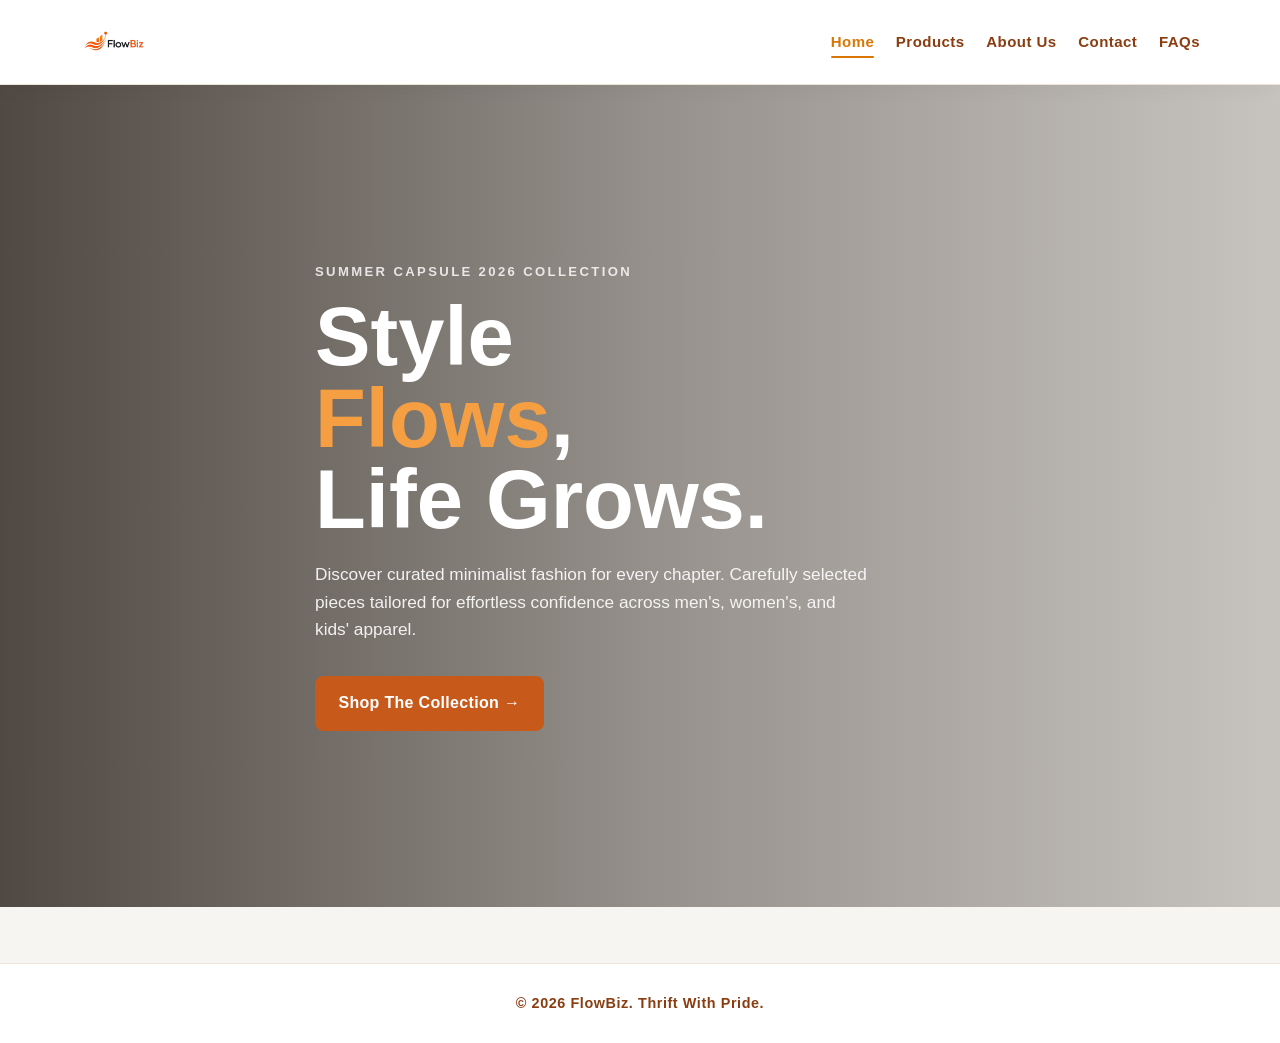
<file: docs/index.html>
<!doctype html>
<html lang="en">
  <head>
    <meta charset="UTF-8" />
    <meta name="viewport" content="width=device-width, initial-scale=1.0" />
    <title>FlowBiz - Home</title>
    <link rel="stylesheet" href="shared.css" />
    <link rel="stylesheet" href="style.css" />
  </head>
  <body>
    <header class="header">
      <div class="container">
        <a href="./index.html" class="logo" aria-label="FlowBiz home">
          <img src="logo.png" alt="FlowBiz Logo" />
        </a>

        <button
          class="menu-toggle"
          type="button"
          aria-label="Open navigation menu"
          aria-expanded="false"
        >
          <span></span>
          <span></span>
          <span></span>
        </button>

        <div class="nav-overlay"></div>

        <nav class="nav" id="navMenu">
          <ul>
            <li><a href="./index.html" class="active">Home</a></li>
            <li><a href="./product/product.html">Products</a></li>
            <li><a href="./about/about.html">About Us</a></li>
            <li><a href="./contact/contact.html">Contact</a></li>
            <li><a href="./faq/faq.html">FAQs</a></li>
          </ul>
        </nav>
      </div>
    </header>

    <main>
      <section class="hero-section">
        <div
          class="hero-bg"
          style="
            background-image: url(&quot;https://images.unsplash.com/photo-1521335629791-ce4aec67dd15?w=600&auto=format&fit=crop&q=60&ixlib=rb-4.1.0&ixid=M3wxMjA3fDB8MHxzZWFyY2h8NHx8dGhyaWZ0JTIwc3RvcmV8ZW58MHx8MHx8fDA%3D&quot;);
          "
        ></div>

        <div class="hero-content container">
          <p class="tagline">SUMMER CAPSULE 2026 COLLECTION</p>

          <h1>
            Style <span class="highlight">Flows</span>,
            <br />
            Life Grows.
          </h1>

          <p class="description">
            Discover curated minimalist fashion for every chapter. Carefully
            selected pieces tailored for effortless confidence across men's,
            women's, and kids' apparel.
          </p>

          <div class="hero-buttons">
            <a href="./product/product.html" class="btn primary-btn">Shop The Collection &rarr;</a>
          </div>
        </div>
      </section>
    </main>

    <footer class="site-footer">
      <div class="container">
        <p>&copy; 2026 FlowBiz. Thrift With Pride.</p>
      </div>
    </footer>

    <script src="site.js"></script>
  </body>
</html>
</file>
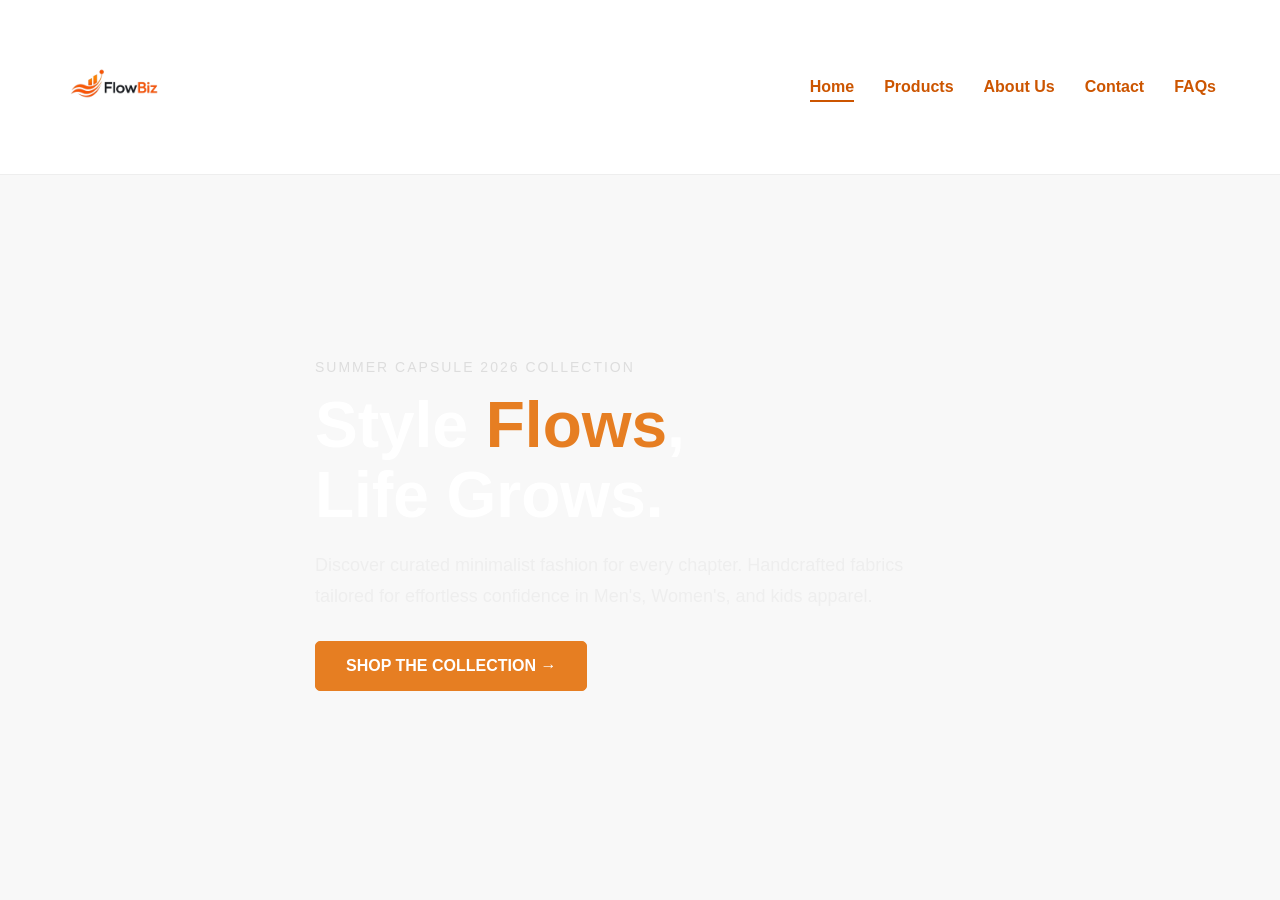
<file: home/index.html>
<!doctype html>
<html lang="en">
  <head>
    <meta charset="UTF-8" />
    <meta name="viewport" content="width=device-width, initial-scale=1.0" />
    <title>FlowBiz - Home</title>
    <link rel="stylesheet" href="style.css" />
  </head>
  <body>
    <header class="header">
      <div class="container">
        <div class="logo">
          <img src="logo.png" alt="FlowBiz Logo" />
        </div>

        <nav class="nav">
          <ul>
            <li><a href="/home/index.html" class="active">Home</a></li>
            <li><a href="/product/products.html">Products</a></li>
            <li><a href="/about-us/about.html">About Us</a></li>
            <li><a href="/contact/contact.html">Contact</a></li>
            <li><a href="/faq/faq.html">FAQs</a></li>
          </ul>
        </nav>
      </div>
    </header>

    <main>
      <section class="hero-section">
        <div
          class="hero-bg"
          style="
            background-image: url(&quot;https://images.unsplash.com/photo-1521335629791-ce4aec67dd15?w=600&auto=format&fit=crop&q=60&ixlib=rb-4.1.0&ixid=M3wxMjA3fDB8MHxzZWFyY2h8NHx8dGhyaWZ0JTIwc3RvcmV8ZW58MHx8MHx8fDA%3D&quot;);
          "
        ></div>

        <div class="hero-content container">
          <p class="tagline">SUMMER CAPSULE 2026 COLLECTION</p>

          <h1>
            Style <span class="highlight">Flows</span>,
            <br />
            Life Grows.
          </h1>

          <p class="description">
            Discover curated minimalist fashion for every chapter. Handcrafted
            fabrics tailored for effortless confidence in Men's, Women's, and
            kids apparel.
          </p>

          <div class="hero-buttons">
            <a href="#" class="btn primary-btn">SHOP THE COLLECTION →</a>
          </div>
        </div>
      </section>
    </main>
  </body>
</html>
</file>
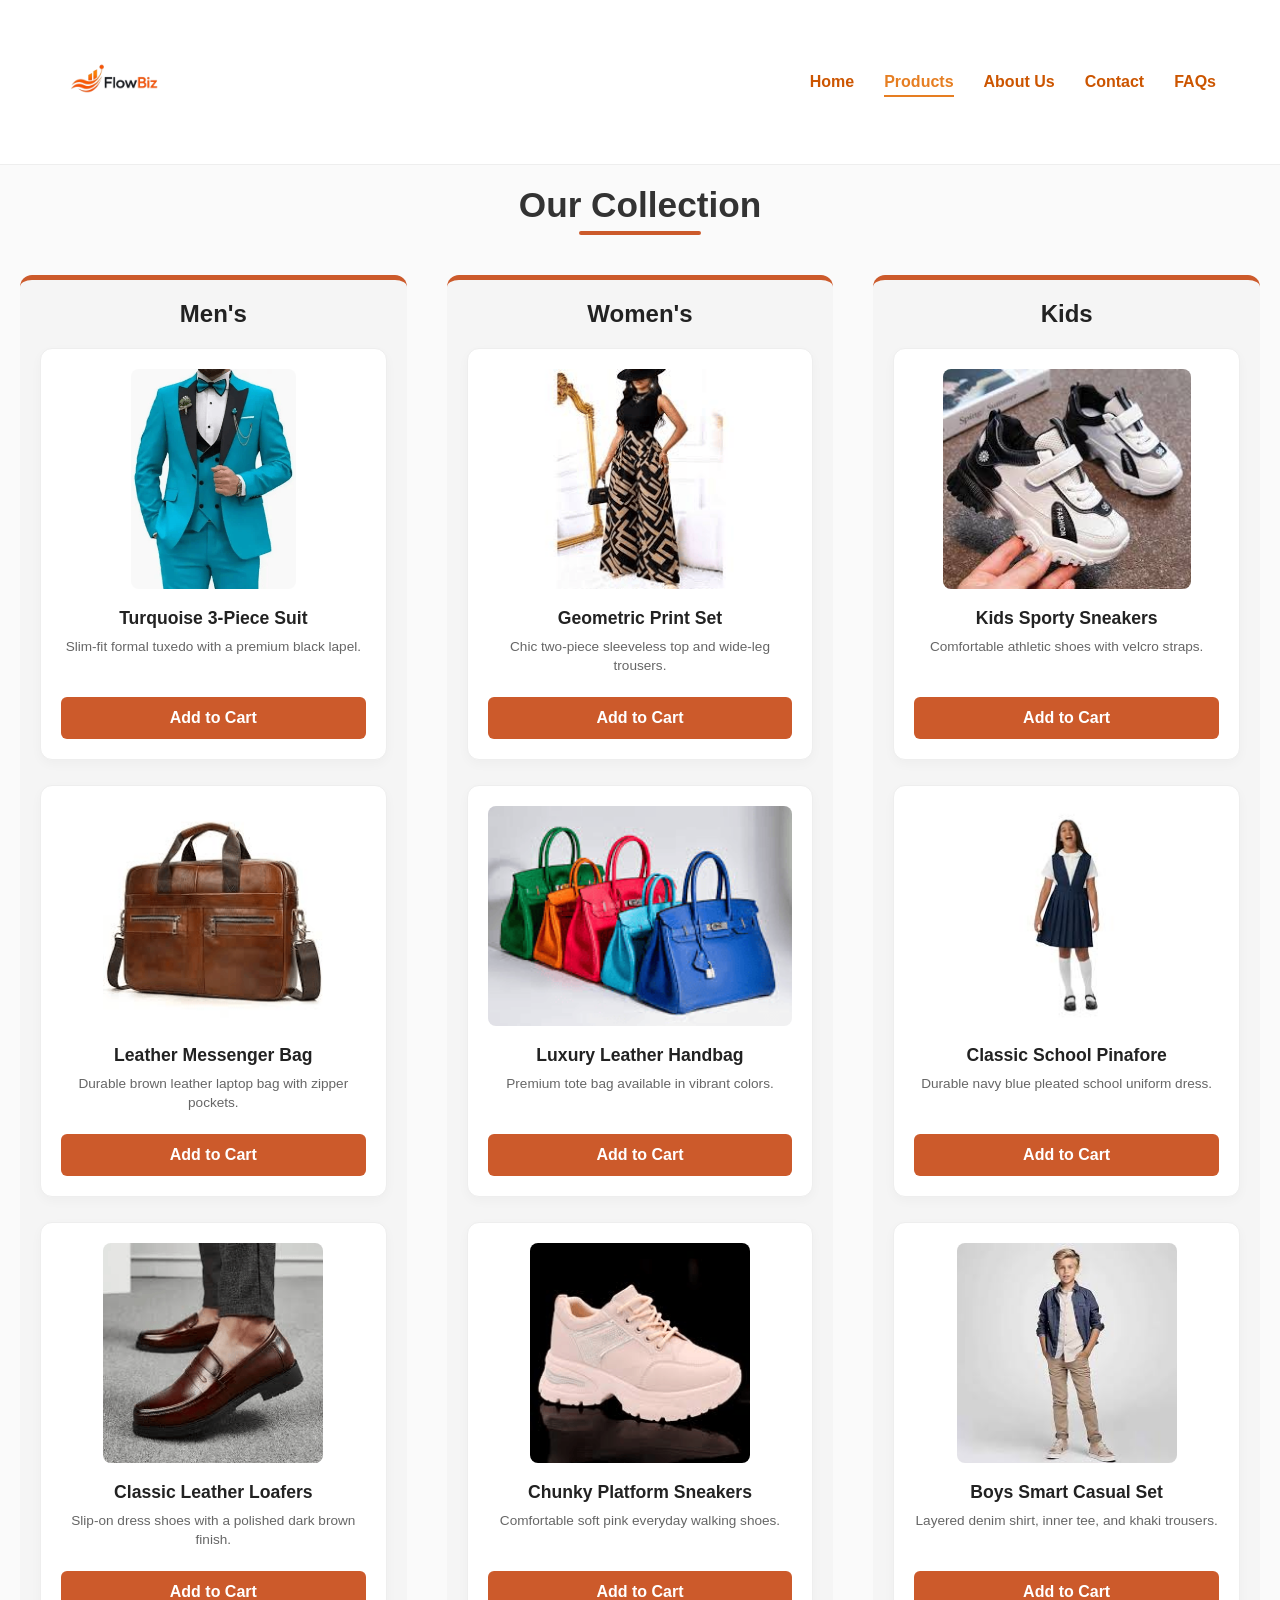
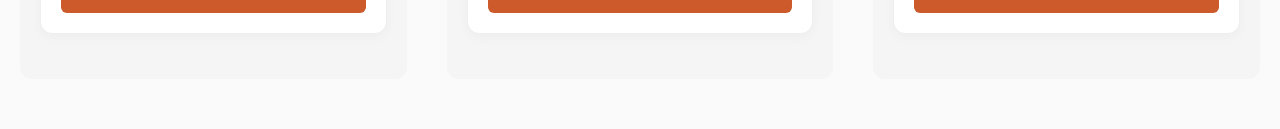
<file: product.html>
<!DOCTYPE html>
<html lang="en">
<head>
    <meta charset="UTF-8">
    <meta name="viewport" content="width=device-width, initial-scale=1.0">
    <title>Our Products | FlowBiz</title>
    <link rel="stylesheet" href="/product/product.css">
</head>
<body>

    
    <header class="header">
        <div class="container">
            <div class="logo">
                <img src="img/logo.png" alt="">
            </div>
            <nav class="nav">
                <ul>
                    <li><a href="/home/index.html">Home</a></li>
                    <li><a href="/product/product.html"  class="active">Products</a></li>
                    <li><a href="about.html">About Us</a></li>
                    <li><a href="contact.html">Contact</a></li>
                    <li><a href="faqs.html">FAQs</a></li>
                </ul>
            </nav>
        </div>
    </header>

    <div class="page-title">
        <h1>Our Collection</h1>
    </div>

    <main class="category-columns">

        <!-- MEN'S COLUMN -->
        <section class="column">
            <div class="column-header">Men's</div>
            <div class="product-card">
                <img src="./img/MensSuits.png" alt="Suit">
                <h2>Turquoise 3-Piece Suit</h2>
                <p class="description">Slim-fit formal tuxedo with a premium black lapel.</p>
                <button class="buy-btn">Add to Cart</button>
            </div>
            <div class="product-card">
                <img src="./img/Briefcasa.png" alt="Bag">
                <h2>Leather Messenger Bag</h2>
                <p class="description">Durable brown leather laptop bag with zipper pockets.</p>
                <button class="buy-btn">Add to Cart</button>
            </div>
            <div class="product-card">
                <img src="./img/MensShoes.png" alt="Shoes">
                <h2>Classic Leather Loafers</h2>
                <p class="description">Slip-on dress shoes with a polished dark brown finish.</p>
                <button class="buy-btn">Add to Cart</button>
            </div>
        </section>

        <!-- WOMEN'S COLUMN -->
        <section class="column">
            <div class="column-header">Women's</div>
            <div class="product-card">
                <img src="./img/Womens.png" alt="Set">
                <h2>Geometric Print Set</h2>
                <p class="description">Chic two-piece sleeveless top and wide-leg trousers.</p>
                <button class="buy-btn">Add to Cart</button>
            </div>
            <div class="product-card">
                <img src="./img/Handbags.png" alt="Bags">
                <h2>Luxury Leather Handbag</h2>
                <p class="description">Premium tote bag available in vibrant colors.</p>
                <button class="buy-btn">Add to Cart</button>
            </div>
            <div class="product-card">
                <img src="./img/WomensShoes.png" alt="Sneakers">
                <h2>Chunky Platform Sneakers</h2>
                <p class="description">Comfortable soft pink everyday walking shoes.</p>
                <button class="buy-btn">Add to Cart</button>
            </div>
        </section>

        <!-- KIDS' COLUMN -->
        <section class="column">
            <div class="column-header">Kids</div>
            <div class="product-card">
                <img src="./img/kidsshoes.jpg" alt="Sneakers">
                <h2>Kids Sporty Sneakers</h2>
                <p class="description">Comfortable athletic shoes with velcro straps.</p>
                <button class="buy-btn">Add to Cart</button>
            </div>
            <div class="product-card">
                <img src="./img/girls.jpg" alt="Dress">
                <h2>Classic School Pinafore</h2>
                <p class="description">Durable navy blue pleated school uniform dress.</p>
                <button class="buy-btn">Add to Cart</button>
            </div>
            <div class="product-card">
                <img src="./img/Boys.jpg" alt="Outfit">
                <h2>Boys Smart Casual Set</h2>
                <p class="description">Layered denim shirt, inner tee, and khaki trousers.</p>
                <button class="buy-btn">Add to Cart</button>
            </div>
        </section>

    </main>

</body>
</html>
</file>
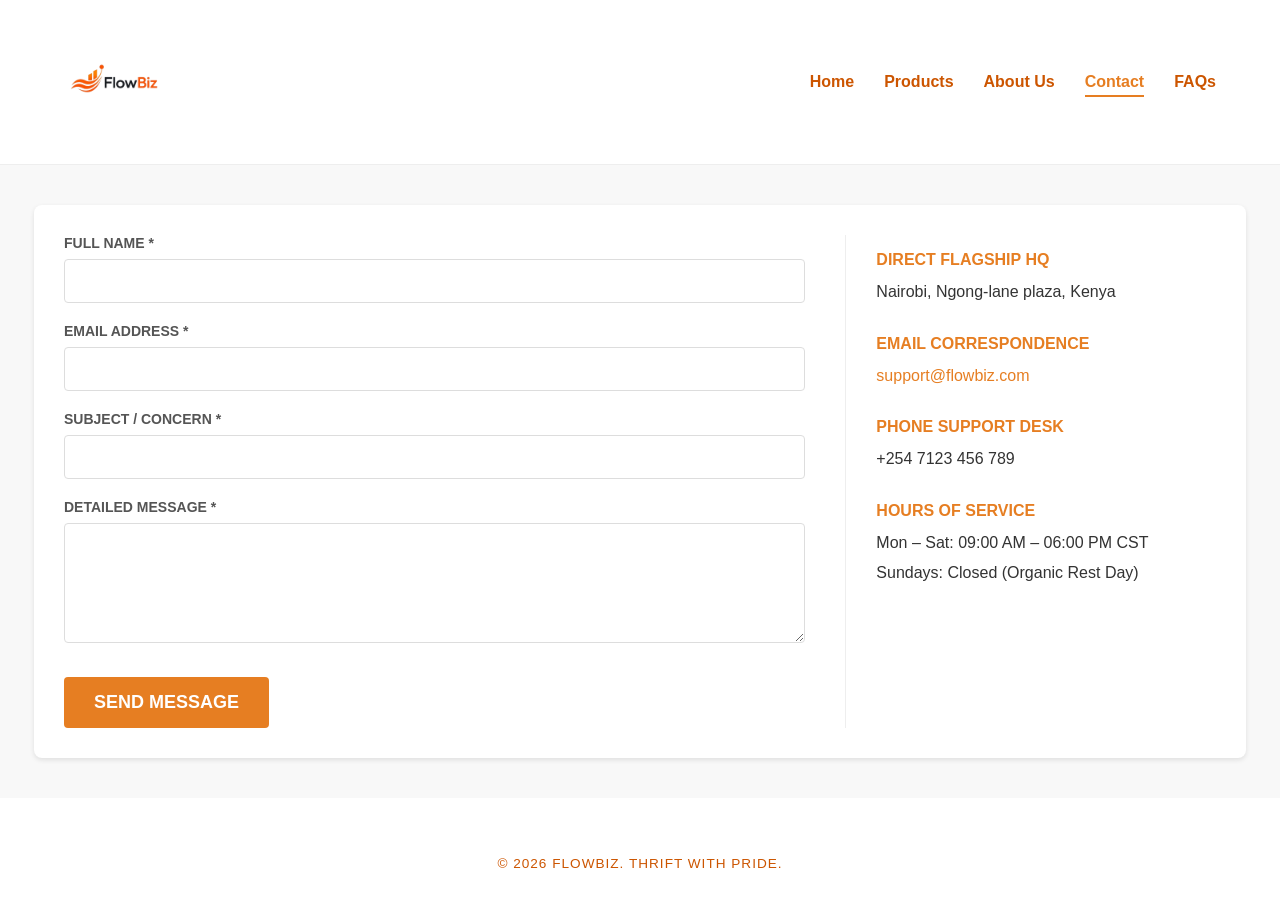
<file: contact/contact.html>
<!DOCTYPE html>
<html lang="en">
<head>
    <meta charset="UTF-8">
    <meta name="viewport" content="width=device-width, initial-scale=1.0">
    <title>FlowBiz Contact</title>
    <link rel="stylesheet" href="/contact/contact.css">
</head>
<body>
    <header class="header">
        <div class="container">
            <div class="logo">
                <img src="img/logo.png" alt="">
            </div>
            <nav class="nav">
                <ul>
                    <li><a href="/home/index.html">Home</a></li>
                    <li><a href="/product/products.html">Products</a></li>
                    <li><a href="/about/about.html">About Us</a></li>
                    <li><a href="/contact/contact.html" class="active">Contact</a></li>
                    <li><a href="/faq/faq.html">FAQs</a></li>
                </ul>
            </nav>
        </div>
    </header>

    <main class="main-content">
        <div class="container contact-grid">
            <div class="contact-form-section">
                <form class="contact-form">
                    <div class="form-group">
                        <label for="fullName">FULL NAME *</label>
                        <input type="text" id="fullName">
                    </div>
                    <div class="form-group">
                        <label for="emailAddress">EMAIL ADDRESS *</label>
                        <input type="email" id="emailAddress">
                    </div>
                    <div class="form-group">
                        <label for="subject">SUBJECT / CONCERN *</label>
                        <input type="text" id="subject">
                    </div>
                    <div class="form-group">
                        <label for="message">DETAILED MESSAGE *</label>
                        <textarea id="message"></textarea>
                    </div>
                    <button type="submit" class="send-message-btn">SEND MESSAGE</button>
                </form>
            </div>

            <div class="contact-info-section">
                <div class="info-card">
                    <h3>DIRECT FLAGSHIP HQ</h3>
                    
                    <p>Nairobi, Ngong-lane plaza, Kenya</p>
                </div>
                <div class="info-card">
                    <h3>EMAIL CORRESPONDENCE</h3>
                    <p><a href="mailto:support@flowbiz.com">support@flowbiz.com</a></p>
                </div>
                <div class="info-card">
                    <h3>PHONE SUPPORT DESK</h3>
                    <p>+254 7123 456 789</p>
                </div>
                <div class="info-card">
                    <h3>HOURS OF SERVICE</h3>
                    <p>Mon – Sat: 09:00 AM – 06:00 PM CST</p>
                    <p>Sundays: Closed (Organic Rest Day)</p>
                </div>
            </div>
        </div>
        </div>
    </main>
    <footer>
        <div class="container">
            <p>&copy; 2026 FlowBiz. Thrift with Pride.</p>
        </div>
    </footer>
</body>
</html>
</file>
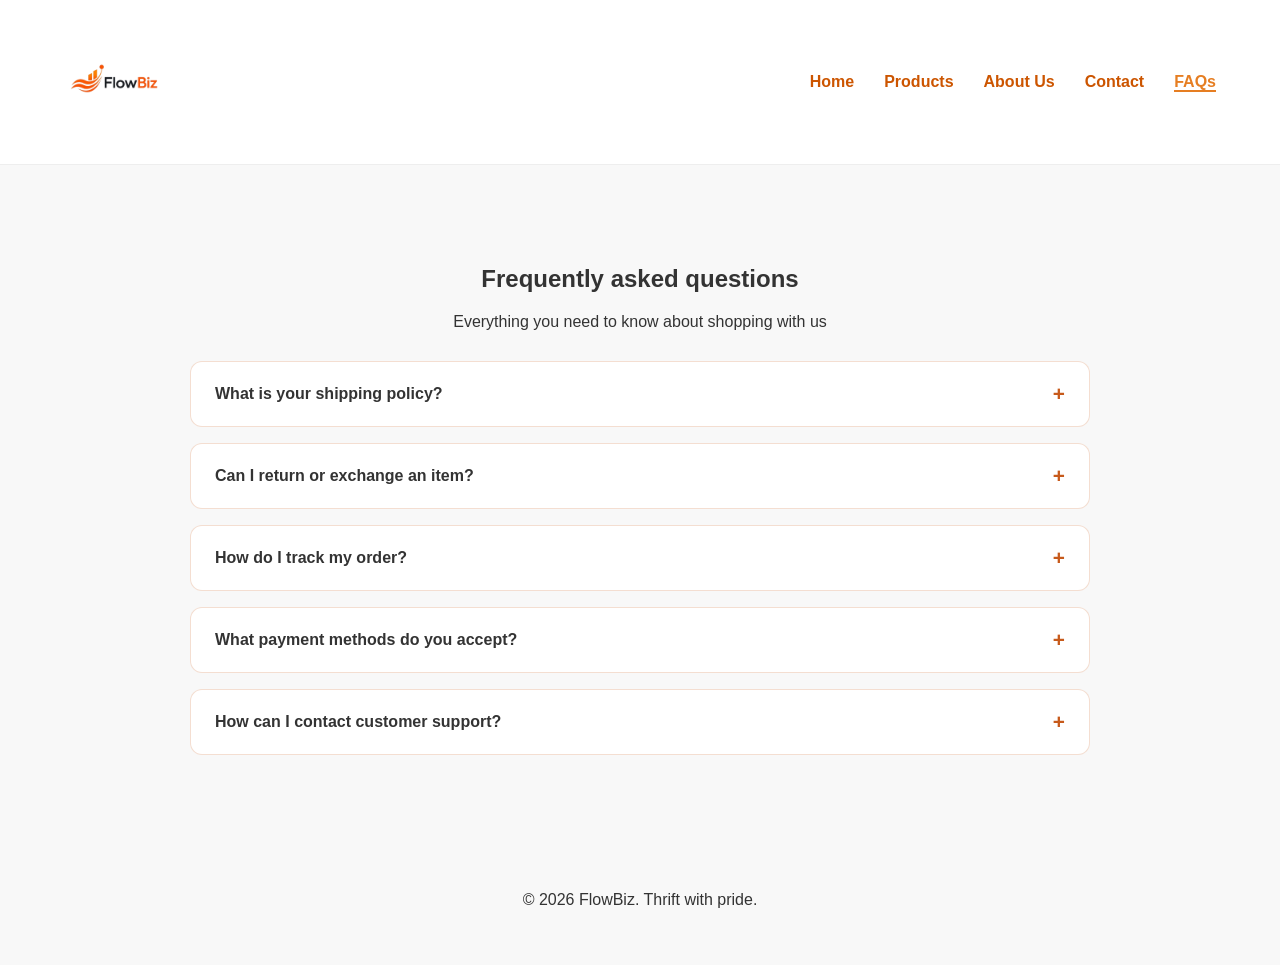
<file: faq/faq.html>
<!DOCTYPE html>
<html lang="en">
<head>
    <meta charset="UTF-8">
    <meta name="viewport" content="width=device-width, initial-scale=1.0">
    <title>Frequently Asked Questions</title>
    <!-- Ensure the path below is correct for your file structure -->
    <link rel="stylesheet" href="/faq/faq.css">
</head>
<body>
    <header class="header">
        <div class="container">
            <div class="logo">
                <img src="logo.png" alt="Logo">
            </div>
            <nav class="nav">
                <ul>
                    <li><a href="/home/index.html">Home</a></li>
                    <li><a href="/product/products.html">Products</a></li>
                    <li><a href="/about_us/about.html">About Us</a></li>
                    <li><a href="/contact/contact.html">Contact</a></li>
                    <li><a href="/faq/faq.html" class="active">FAQs</a></li>
                </ul>
            </nav>
        </div>
    </header>

    <section class="faq">
        <div class="text">
            <h1>Frequently asked questions</h1>
            <p>Everything you need to know about shopping with us</p>
        </div>
            
        <div class="faq-container">
            <!-- Using <details> for No-JS functionality -->
            <details class="faq-item">
                <summary class="faq-question">
                    What is your shipping policy?
                    <span class="plus">+</span>
                </summary>
                <div class="faq-answer">
                    <p>
                        We offer worldwide shipping. Orders are processed within
                        1 to 2 business days and delivery times vary by destination.
                    </p>
                </div>
            </details>

            <details class="faq-item">
                <summary class="faq-question">
                    Can I return or exchange an item?
                    <span class="plus">+</span>
                </summary>
                <div class="faq-answer">
                    <p>
                        Yes. Returns and exchanges are accepted within 30 days of
                        delivery, provided the item is unworn and in its original condition.
                    </p>
                </div>
            </details>

            <details class="faq-item">
                <summary class="faq-question">
                    How do I track my order?
                    <span class="plus">+</span>
                </summary>
                <div class="faq-answer">
                    <p>
                        Once your order ships, you'll receive an email containing
                        a tracking number and shipping updates.
                    </p>
                </div>
            </details>

            <details class="faq-item">
                <summary class="faq-question">
                    What payment methods do you accept?
                    <span class="plus">+</span>
                </summary>
                <div class="faq-answer">
                    <p>
                        We accept Mpesa, Paypal.
                    </p>
                </div>
            </details>

            <details class="faq-item">
                <summary class="faq-question">
                    How can I contact customer support?
                    <span class="plus">+</span>
                </summary>
                <div class="faq-answer">
                    <p>
                        You can reach our support team via email, Phone, Whatsapp
                        or the contact form available on our website.
                    </p>
                </div>
            </details>
        </div>
    </section>

    <footer>
        <p>&copy; 2026 FlowBiz. Thrift with pride.</p>
    </footer>
</body>
</html>
</file>
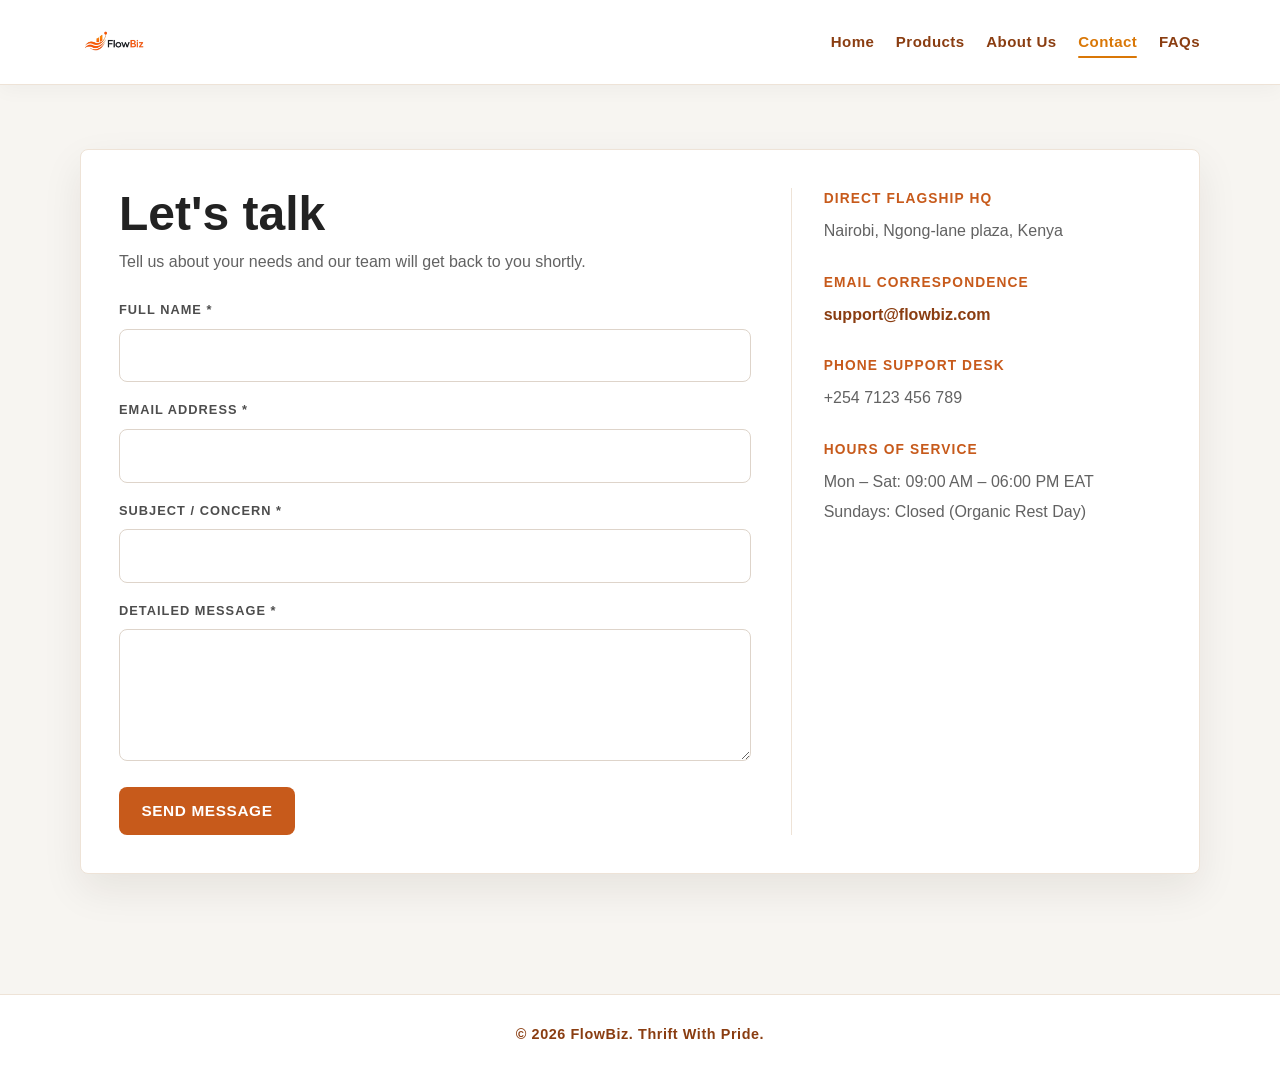
<file: docs/contact/contact.html>
<!DOCTYPE html>
<html lang="en">
<head>
    <meta charset="UTF-8">
    <meta name="viewport" content="width=device-width, initial-scale=1.0">
    <title>FlowBiz Contact</title>
    <link rel="stylesheet" href="../shared.css">
    <link rel="stylesheet" href="contact.css">
</head>
<body>
    <header class="header">
        <div class="container">
            <a href="../index.html" class="logo" aria-label="FlowBiz home">
                <img src="../logo.png" alt="FlowBiz Logo">
            </a>

            <button class="menu-toggle" type="button" aria-label="Open navigation menu" aria-expanded="false">
                <span></span>
                <span></span>
                <span></span>
            </button>

            <div class="nav-overlay"></div>

            <nav class="nav" id="navMenu">
                <ul>
                    <li><a href="../index.html">Home</a></li>
                    <li><a href="../product/product.html">Products</a></li>
                    <li><a href="../about/about.html">About Us</a></li>
                    <li><a href="./contact.html" class="active">Contact</a></li>
                    <li><a href="../faq/faq.html">FAQs</a></li>
                </ul>
            </nav>
        </div>
    </header>

    <main class="main-content">
        <div class="container contact-grid">
            <div class="contact-form-section">
                <h2>Let's talk</h2>
                <p class="contact-intro">Tell us about your needs and our team will get back to you shortly.</p>
                <form class="contact-form">
                    <div class="form-group">
                        <label for="fullName">FULL NAME *</label>
                        <input type="text" id="fullName">
                    </div>
                    <div class="form-group">
                        <label for="emailAddress">EMAIL ADDRESS *</label>
                        <input type="email" id="emailAddress">
                    </div>
                    <div class="form-group">
                        <label for="subject">SUBJECT / CONCERN *</label>
                        <input type="text" id="subject">
                    </div>
                    <div class="form-group">
                        <label for="message">DETAILED MESSAGE *</label>
                        <textarea id="message"></textarea>
                    </div>
                    <button type="submit" class="send-message-btn">SEND MESSAGE</button>
                </form>
            </div>

            <div class="contact-info-section">
                <div class="info-card">
                    <h3>DIRECT FLAGSHIP HQ</h3>
                    <p>Nairobi, Ngong-lane plaza, Kenya</p>
                </div>
                <div class="info-card">
                    <h3>EMAIL CORRESPONDENCE</h3>
                    <p><a href="mailto:support@flowbiz.com">support@flowbiz.com</a></p>
                </div>
                <div class="info-card">
                    <h3>PHONE SUPPORT DESK</h3>
                    <p>+254 7123 456 789</p>
                </div>
                <div class="info-card">
                    <h3>HOURS OF SERVICE</h3>
                    <p>Mon &ndash; Sat: 09:00 AM &ndash; 06:00 PM EAT</p>
                    <p>Sundays: Closed (Organic Rest Day)</p>
                </div>
            </div>
        </div>
    </main>
    <footer class="site-footer">
        <div class="container">
            <p>&copy; 2026 FlowBiz. Thrift With Pride.</p>
        </div>
    </footer>
    <script src="../site.js"></script>
</body>
</html>
</file>
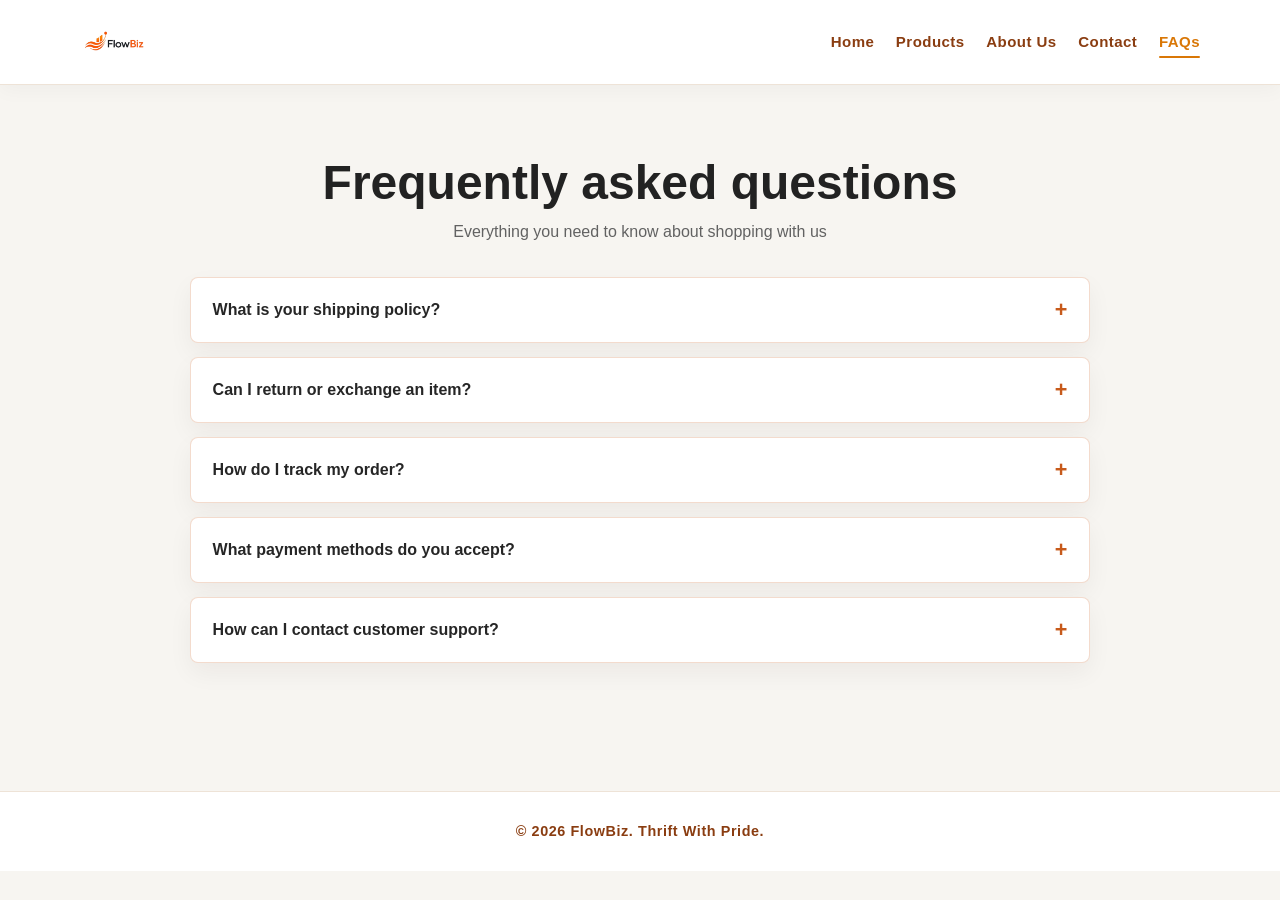
<file: docs/faq/faq.html>
<!DOCTYPE html>
<html lang="en">
<head>
    <meta charset="UTF-8">
    <meta name="viewport" content="width=device-width, initial-scale=1.0">
    <title>Frequently Asked Questions | FlowBiz</title>
    <link rel="stylesheet" href="../shared.css">
    <link rel="stylesheet" href="faq.css">
</head>
<body>
    <header class="header">
        <div class="container">
            <a href="../index.html" class="logo" aria-label="FlowBiz home">
                <img src="../logo.png" alt="FlowBiz Logo">
            </a>

            <button class="menu-toggle" type="button" aria-label="Open navigation menu" aria-expanded="false">
                <span></span>
                <span></span>
                <span></span>
            </button>

            <div class="nav-overlay"></div>

            <nav class="nav" id="navMenu">
                <ul>
                    <li><a href="../index.html">Home</a></li>
                    <li><a href="../product/product.html">Products</a></li>
                    <li><a href="../about/about.html">About Us</a></li>
                    <li><a href="../contact/contact.html">Contact</a></li>
                    <li><a href="./faq.html" class="active">FAQs</a></li>
                </ul>
            </nav>
        </div>
    </header>

    <section class="faq">
        <div class="text">
            <h1>Frequently asked questions</h1>
            <p>Everything you need to know about shopping with us</p>
        </div>
            
        <div class="faq-container">
            <!-- Using <details> for No-JS functionality -->
            <details class="faq-item">
                <summary class="faq-question">
                    What is your shipping policy?
                    <span class="plus">+</span>
                </summary>
                <div class="faq-answer">
                    <p>
                        We offer worldwide shipping. Orders are processed within
                        1 to 2 business days and delivery times vary by destination.
                    </p>
                </div>
            </details>

            <details class="faq-item">
                <summary class="faq-question">
                    Can I return or exchange an item?
                    <span class="plus">+</span>
                </summary>
                <div class="faq-answer">
                    <p>
                        Yes. Returns and exchanges are accepted within 30 days of
                        delivery, provided the item is unworn and in its original condition.
                    </p>
                </div>
            </details>

            <details class="faq-item">
                <summary class="faq-question">
                    How do I track my order?
                    <span class="plus">+</span>
                </summary>
                <div class="faq-answer">
                    <p>
                        Once your order ships, you'll receive an email containing
                        a tracking number and shipping updates.
                    </p>
                </div>
            </details>

            <details class="faq-item">
                <summary class="faq-question">
                    What payment methods do you accept?
                    <span class="plus">+</span>
                </summary>
                <div class="faq-answer">
                    <p>
                        We accept Mpesa, Paypal.
                    </p>
                </div>
            </details>

            <details class="faq-item">
                <summary class="faq-question">
                    How can I contact customer support?
                    <span class="plus">+</span>
                </summary>
                <div class="faq-answer">
                    <p>
                        You can reach our support team via email, Phone, Whatsapp
                        or the contact form available on our website.
                    </p>
                </div>
            </details>
        </div>
    </section>

    <footer class="site-footer">
        <div class="container">
            <p>&copy; 2026 FlowBiz. Thrift With Pride.</p>
        </div>
    </footer>
    <script src="../site.js"></script>
</body>
</html>
</file>
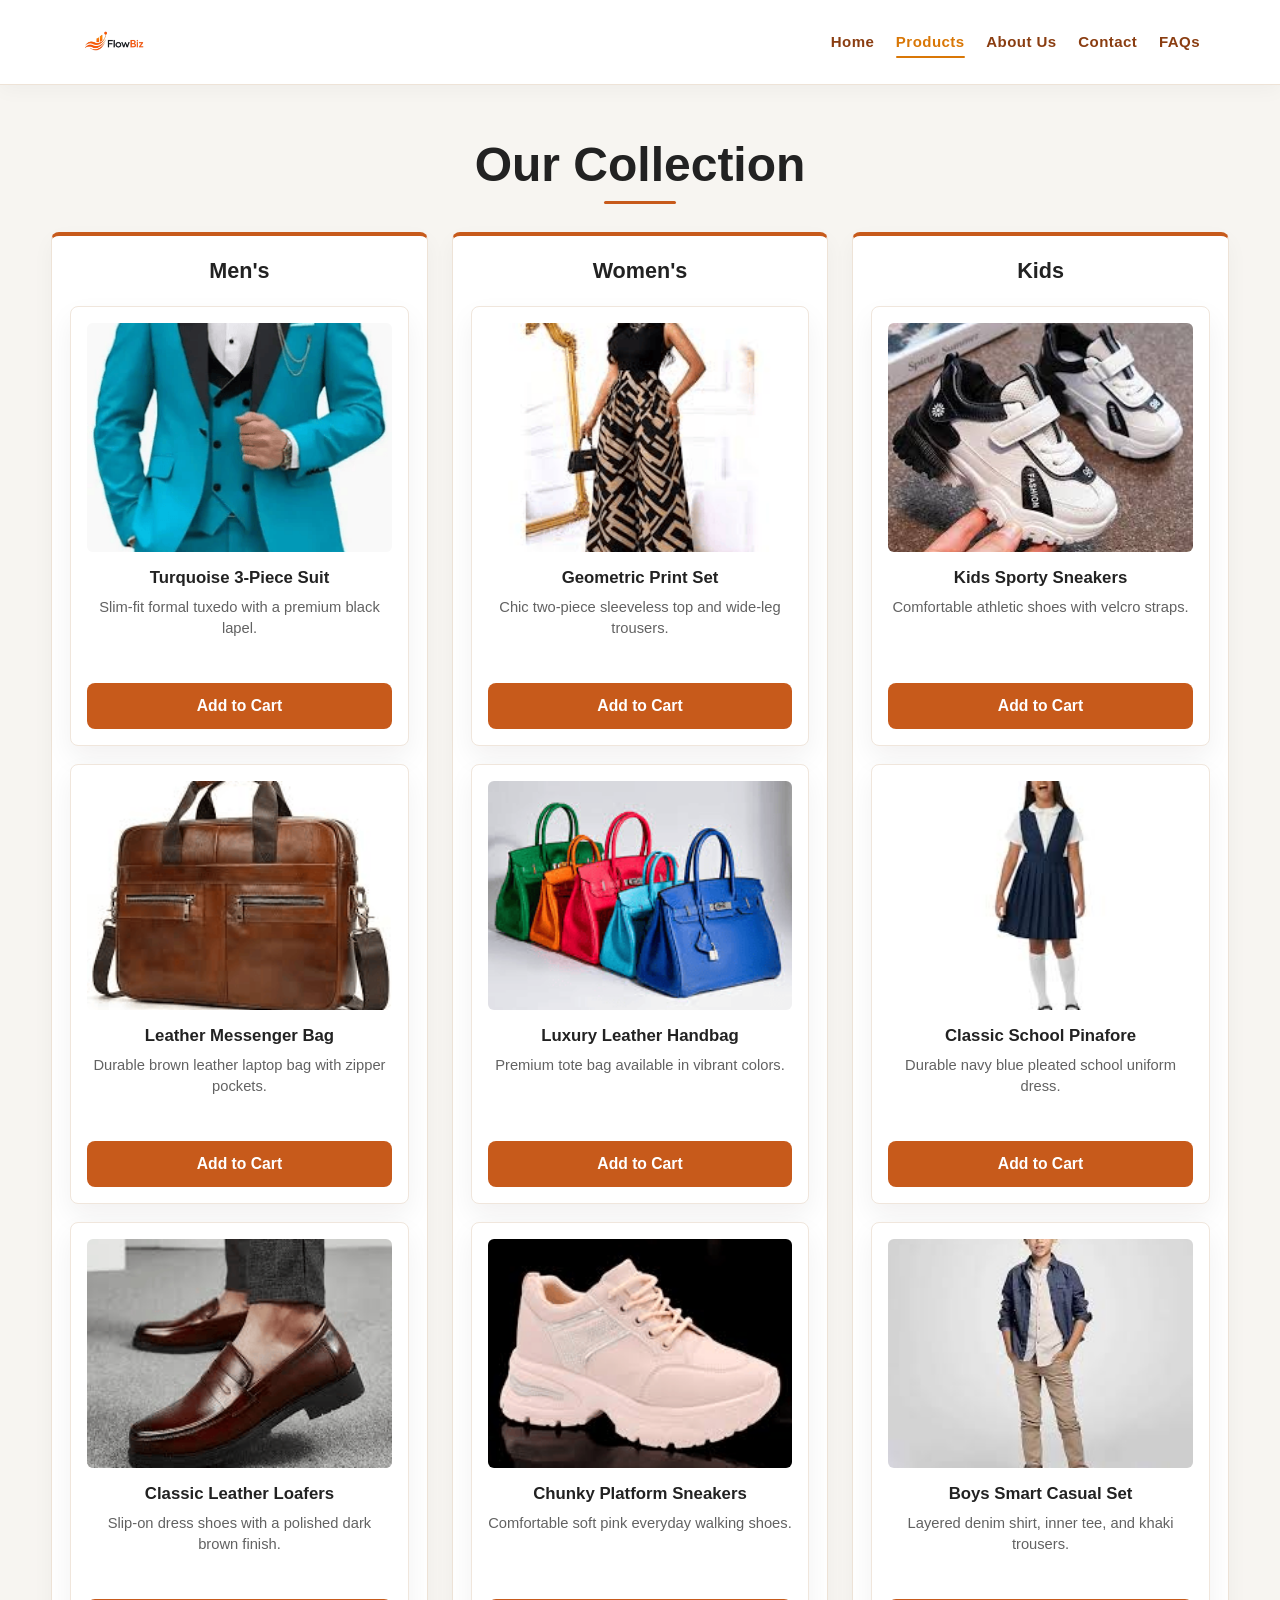
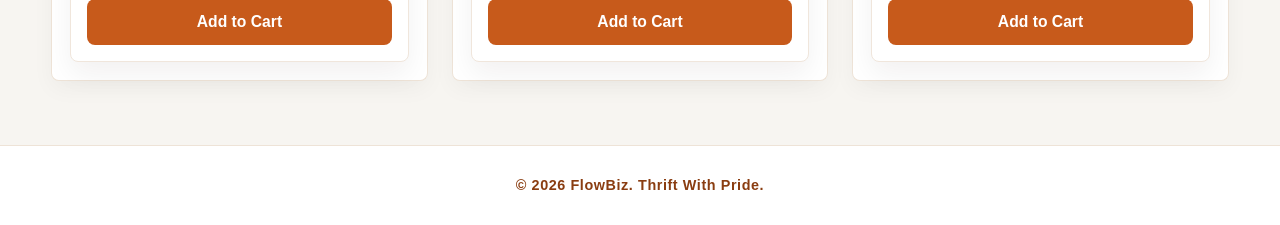
<file: docs/product/product.html>
<!DOCTYPE html>
<html lang="en">
<head>
    <meta charset="UTF-8">
    <meta name="viewport" content="width=device-width, initial-scale=1.0">
    <title>Our Products | FlowBiz</title>
    <link rel="stylesheet" href="../shared.css">
    <link rel="stylesheet" href="product.css">
</head>
<body>
    <header class="header">
        <div class="container">
            <a href="../index.html" class="logo" aria-label="FlowBiz home">
                <img src="../logo.png" alt="FlowBiz Logo">
            </a>

            <button class="menu-toggle" type="button" aria-label="Open navigation menu" aria-expanded="false">
                <span></span>
                <span></span>
                <span></span>
            </button>

            <div class="nav-overlay"></div>

            <nav class="nav" id="navMenu">
                <ul>
                    <li><a href="../index.html">Home</a></li>
                    <li><a href="./product.html" class="active">Products</a></li>
                    <li><a href="../about/about.html">About Us</a></li>
                    <li><a href="../contact/contact.html">Contact</a></li>
                    <li><a href="../faq/faq.html">FAQs</a></li>
                </ul>
            </nav>
        </div>
    </header>

    <div class="page-title">
        <h1>Our Collection</h1>
    </div>

    <main class="category-columns">

        <!-- MEN'S COLUMN -->
        <section class="column">
            <div class="column-header">Men's</div>
            <div class="product-card">
                <img src="./img/MensSuits.png" alt="Suit">
                <h2>Turquoise 3-Piece Suit</h2>
                <p class="description">Slim-fit formal tuxedo with a premium black lapel.</p>
                <button class="buy-btn">Add to Cart</button>
            </div>
            <div class="product-card">
                <img src="./img/Briefcasa.png" alt="Bag">
                <h2>Leather Messenger Bag</h2>
                <p class="description">Durable brown leather laptop bag with zipper pockets.</p>
                <button class="buy-btn">Add to Cart</button>
            </div>
            <div class="product-card">
                <img src="./img/MensShoes.png" alt="Shoes">
                <h2>Classic Leather Loafers</h2>
                <p class="description">Slip-on dress shoes with a polished dark brown finish.</p>
                <button class="buy-btn">Add to Cart</button>
            </div>
        </section>

        <!-- WOMEN'S COLUMN -->
        <section class="column">
            <div class="column-header">Women's</div>
            <div class="product-card">
                <img src="./img/Womens.png" alt="Set">
                <h2>Geometric Print Set</h2>
                <p class="description">Chic two-piece sleeveless top and wide-leg trousers.</p>
                <button class="buy-btn">Add to Cart</button>
            </div>
            <div class="product-card">
                <img src="./img/Handbags.png" alt="Bags">
                <h2>Luxury Leather Handbag</h2>
                <p class="description">Premium tote bag available in vibrant colors.</p>
                <button class="buy-btn">Add to Cart</button>
            </div>
            <div class="product-card">
                <img src="./img/WomensShoes.png" alt="Sneakers">
                <h2>Chunky Platform Sneakers</h2>
                <p class="description">Comfortable soft pink everyday walking shoes.</p>
                <button class="buy-btn">Add to Cart</button>
            </div>
        </section>

        <!-- KIDS' COLUMN -->
        <section class="column">
            <div class="column-header">Kids</div>
            <div class="product-card">
                <img src="./img/kidsshoes.jpg" alt="Sneakers">
                <h2>Kids Sporty Sneakers</h2>
                <p class="description">Comfortable athletic shoes with velcro straps.</p>
                <button class="buy-btn">Add to Cart</button>
            </div>
            <div class="product-card">
                <img src="./img/girls.jpg" alt="Dress">
                <h2>Classic School Pinafore</h2>
                <p class="description">Durable navy blue pleated school uniform dress.</p>
                <button class="buy-btn">Add to Cart</button>
            </div>
            <div class="product-card">
                <img src="./img/Boys.jpg" alt="Outfit">
                <h2>Boys Smart Casual Set</h2>
                <p class="description">Layered denim shirt, inner tee, and khaki trousers.</p>
                <button class="buy-btn">Add to Cart</button>
            </div>
        </section>

    </main>

    <footer class="site-footer">
        <div class="container">
            <p>&copy; 2026 FlowBiz. Thrift With Pride.</p>
        </div>
    </footer>
    <script src="../site.js"></script>

</body>
</html>
</file>
<file: docs/shared.css>
:root {
    --page-bg: #f7f5f1;
    --surface: #ffffff;
    --surface-soft: #fffaf4;
    --text: #2f2f2f;
    --muted: #626262;
    --brand: #c75a1b;
    --brand-dark: #8a3d11;
    --brand-hover: #d97706;
    --border: #eee3d7;
    --shadow: 0 16px 40px rgba(32, 24, 16, 0.08);
}

* {
    margin: 0;
    padding: 0;
    box-sizing: border-box;
}

html {
    scroll-behavior: smooth;
}

body {
    min-height: 100vh;
    font-family: "Segoe UI", Arial, sans-serif;
    color: var(--text);
    background: var(--page-bg);
    line-height: 1.6;
}

body.menu-open {
    overflow: hidden;
}

img {
    display: block;
    max-width: 100%;
}

a {
    color: inherit;
}

.container {
    width: min(1120px, 92%);
    margin: 0 auto;
}

.header {
    position: sticky;
    top: 0;
    z-index: 1000;
    background: rgba(255, 255, 255, 0.96);
    border-bottom: 1px solid var(--border);
    box-shadow: 0 4px 20px rgba(32, 24, 16, 0.04);
    backdrop-filter: blur(12px);
}

.header .container {
    display: flex;
    align-items: center;
    justify-content: space-between;
    min-height: 78px;
    padding: 8px 0;
}

.logo {
    display: inline-flex;
    align-items: center;
    flex: 0 0 auto;
}

.logo img {
    width: 68px;
    height: 68px;
    object-fit: contain;
}

.nav ul {
    display: flex;
    align-items: center;
    gap: 1.35rem;
    list-style: none;
}

.nav a {
    position: relative;
    display: inline-flex;
    align-items: center;
    min-height: 42px;
    color: var(--brand-dark);
    font-size: 0.94rem;
    font-weight: 700;
    letter-spacing: 0.03em;
    text-decoration: none;
    text-transform: capitalize;
    transition: color 0.2s ease;
}

.nav a::after {
    content: "";
    position: absolute;
    left: 0;
    right: 0;
    bottom: 5px;
    height: 2px;
    background: var(--brand-hover);
    border-radius: 999px;
    transform: scaleX(0);
    transform-origin: center;
    transition: transform 0.2s ease;
}

.nav a:hover,
.nav a.active {
    color: var(--brand-hover);
}

.nav a:hover::after,
.nav a.active::after {
    transform: scaleX(1);
}

.menu-toggle {
    display: none;
    align-items: center;
    justify-content: center;
    width: 44px;
    height: 44px;
    border: 1px solid var(--border);
    border-radius: 8px;
    background: var(--surface);
    cursor: pointer;
}

.menu-toggle span {
    position: absolute;
    width: 22px;
    height: 2px;
    background: var(--brand-dark);
    border-radius: 999px;
    transition: transform 0.2s ease, opacity 0.2s ease;
}

.menu-toggle span:nth-child(1) {
    transform: translateY(-7px);
}

.menu-toggle span:nth-child(3) {
    transform: translateY(7px);
}

.menu-toggle[aria-expanded="true"] span:nth-child(1) {
    transform: rotate(45deg);
}

.menu-toggle[aria-expanded="true"] span:nth-child(2) {
    opacity: 0;
}

.menu-toggle[aria-expanded="true"] span:nth-child(3) {
    transform: rotate(-45deg);
}

.nav-overlay {
    position: fixed;
    inset: 0;
    z-index: 998;
    background: rgba(20, 16, 12, 0.42);
    opacity: 0;
    pointer-events: none;
    transition: opacity 0.25s ease;
}

.nav-overlay.active {
    opacity: 1;
    pointer-events: auto;
}

.btn,
.primary-btn,
.send-message-btn,
.buy-btn {
    border-radius: 8px;
}

.site-footer {
    margin-top: 56px;
    padding: 28px 0;
    color: var(--brand-dark);
    background: var(--surface);
    border-top: 1px solid var(--border);
    text-align: center;
}

.site-footer p {
    margin: 0;
    font-size: 0.9rem;
    font-weight: 600;
    letter-spacing: 0.04em;
    text-transform: capitalize;
}

@media (max-width: 768px) {
    .header .container {
        min-height: 70px;
    }

    .logo img {
        width: 58px;
        height: 58px;
    }

    .menu-toggle {
        display: inline-flex;
        position: relative;
        z-index: 1001;
    }

    .nav {
        position: fixed;
        top: 0;
        right: 0;
        z-index: 1000;
        display: flex;
        align-items: center;
        justify-content: center;
        width: min(330px, 84vw);
        height: 100vh;
        padding: 6rem 1.5rem 2rem;
        background: var(--surface);
        box-shadow: -18px 0 40px rgba(32, 24, 16, 0.16);
        transform: translateX(100%);
        transition: transform 0.25s ease;
    }

    .nav.open {
        transform: translateX(0);
    }

    .nav ul {
        flex-direction: column;
        align-items: stretch;
        width: 100%;
        gap: 0.45rem;
    }

    .nav li {
        width: 100%;
    }

    .nav a {
        justify-content: center;
        min-height: 52px;
        width: 100%;
        border-radius: 8px;
        font-size: 1rem;
    }

    .nav a::after {
        display: none;
    }

    .nav a:hover,
    .nav a.active {
        background: var(--surface-soft);
    }
}

@media (max-width: 480px) {
    .container {
        width: min(100% - 32px, 1120px);
    }

    .site-footer {
        margin-top: 40px;
    }
}
</file>
<file: docs/style.css>
.hero-section {
    position: relative;
    display: flex;
    align-items: center;
    min-height: calc(100vh - 78px);
    padding: 96px 0;
    overflow: hidden;
}

.hero-bg {
    position: absolute;
    inset: 0;
    z-index: -2;
    background-size: cover;
    background-position: center;
}

.hero-section::after {
    content: "";
    position: absolute;
    inset: 0;
    z-index: -1;
    background: linear-gradient(90deg, rgba(28, 19, 12, 0.76), rgba(28, 19, 12, 0.44) 52%, rgba(28, 19, 12, 0.22));
}

.hero-content {
    max-width: 650px;
    color: #fff;
}

.tagline {
    margin-bottom: 14px;
    color: rgba(255, 255, 255, 0.82);
    font-size: 0.82rem;
    font-weight: 800;
    letter-spacing: 0.18em;
    text-transform: uppercase;
}

.hero-content h1 {
    max-width: 10ch;
    margin-bottom: 20px;
    font-size: clamp(3rem, 8vw, 5.2rem);
    line-height: 0.98;
}

.highlight {
    color: #f59e42;
}

.description {
    max-width: 58ch;
    margin-bottom: 32px;
    color: rgba(255, 255, 255, 0.9);
    font-size: 1.08rem;
}

.hero-buttons {
    display: flex;
    flex-wrap: wrap;
    gap: 14px;
}

.btn {
    display: inline-flex;
    align-items: center;
    justify-content: center;
    min-height: 48px;
    padding: 0.85rem 1.4rem;
    color: #fff;
    font-weight: 800;
    letter-spacing: 0.02em;
    text-decoration: none;
    transition: background 0.2s ease, transform 0.2s ease;
}

.primary-btn {
    background: var(--brand);
    border: 1px solid var(--brand);
}

.primary-btn:hover {
    background: var(--brand-dark);
    transform: translateY(-1px);
}

@media (max-width: 768px) {
    .hero-section {
        min-height: calc(100vh - 70px);
        padding: 80px 0;
        text-align: center;
    }

    .hero-section::after {
        background: rgba(28, 19, 12, 0.62);
    }

    .hero-content h1,
    .description {
        margin-right: auto;
        margin-left: auto;
    }

    .hero-buttons {
        justify-content: center;
    }
}

@media (max-width: 480px) {
    .hero-section {
        min-height: 620px;
        padding: 64px 0;
    }

    .hero-content h1 {
        max-width: 100%;
    }

    .description {
        font-size: 1rem;
    }

    .btn {
        width: 100%;
    }
}
</file>
<file: home/style.css>
/* Reset */
* {
    margin: 0;
    padding: 0;
    box-sizing: border-box;
}

body {
    font-family: Arial, sans-serif;
    color: #333;
    background-color: #f8f8f8;
    margin: 0;
}

.container {
    width: 90%;
    max-width: 1200px;
    margin: 0 auto;
    padding :20px 0;
}

/* Header */
.header {
    background: #fff;
    border-bottom: 1px solid #eee;
    padding: 15px 0;
}

.header .container {
    display: flex;
    justify-content: space-between;
    align-items: center;
}

.logo img {
    font-size: 24px;
    font-weight: bold;
    color: #cc5500;
    height: 100px;
    width: 100px;
}

.nav ul {
    list-style: none;
    margin: 0;
    padding: 0;
    display: flex;
}

.nav ul li{
    margin-left: 30px;
}

.nav ul li a {
    text-decoration: none;
    color: #cc5500;
    font-weight: bold;
    padding-bottom: 5px;

}

.nav ul li a:hover,
.nav ul li a.active {
    color: #cc5500;
    border-bottom: 2px solid #cc5500;
}

/* Hero Section */
.hero-section {
    position: relative;
    min-height: 700px;
    display: flex;
    align-items: center;
    overflow: hidden;
}

.hero-bg {
    position: absolute;
    inset: 0;
    background-size: cover;
    background-position: center;
    filter: brightness(0.5);
    z-index: -1;
}

.hero-content {
    max-width: 650px;
    color: #fff;
}

.tagline {
    font-size: 14px;
    letter-spacing: 2px;
    color: #ddd;
    margin-bottom: 15px;
}

.hero-content h1 {
    font-size: 64px;
    line-height: 1.1;
    margin-bottom: 20px;
}

.highlight {
    color: #e67e22;
}

.description {
    font-size: 18px;
    line-height: 1.7;
    color: #eee;
    margin-bottom: 30px;
}

.hero-buttons {
    display: flex;
    gap: 20px;
}

.btn {
    display: inline-block;
    text-decoration: none;
    padding: 15px 30px;
    border-radius: 5px;
    font-weight: 600;
    transition: 0.3s;
}

.primary-btn {
    background: #e67e22;
    color: #fff;
    border: 1px solid #e67e22;
}

.primary-btn:hover {
    background: #d35400;
    border-color: #d35400;
}

.secondary-btn {
    color: #fff;
    border: 1px solid #fff;
}

.secondary-btn:hover {
    background: #fff;
    color: #e67e22;
}

/* Tablet */
@media (max-width: 768px) {
    .header .container {
        flex-direction: column;
        gap: 15px;
    }

    .nav ul {
        flex-wrap: wrap;
        justify-content: center;
        gap: 15px;
    }

    .hero-section {
        min-height: 600px;
        text-align: center;
    }

    .hero-content {
        max-width: 100%;
    }

    .hero-content h1 {
        font-size: 48px;
    }

    .description {
        font-size: 16px;
    }

    .hero-buttons {
        flex-direction: column;
        align-items: center;
    }

    .btn {
        width: 80%;
        text-align: center;
    }
}

/* Mobile */
@media (max-width: 480px) {
    .hero-content h1 {
        font-size: 36px;
    }

    .btn {
        width: 100%;
        padding: 12px 20px;
    }
}
</file>
<file: product/product.css>
:root {
    --burnt-orange: #CC5A2B;
    --dark-orange: #9E411B;
    --card-shadow: 0 4px 12px rgba(0, 0, 0, 0.03);
    --nav-shadow: 0 2px 10px rgba(0, 0, 0, 0.05);
}

* {
    margin: 0;
    padding: 0;
    box-sizing: border-box;
    font-family: sans-serif;
}

body {
    margin: 0;
    background-color: #fafafa;
    display: flex;
    flex-direction: column;
    min-height: 100vh;
}

/* Header Styles */
.header {
    background-color: #ffffff;
    border-bottom: 1px solid #eee;
    padding: 10px 0;
}

.header .container {
    display: flex;
    justify-content: space-between;
    align-items: center;
}

.container {
    width: 90%;
    max-width: 1200px;
    margin: 0 auto;
    padding: 20px 0;
}


.logo img{
    font-size: 24px;
    font-weight: bold;
    color: #cc5500;
    width: 100px;
    height: 100px;           
}

.nav ul {
    list-style: none;
    margin: 0;
    padding: 0;
    display: flex;
}

.nav ul li {
    margin-left: 30px;
}

.nav ul li a {
    text-decoration: none;
    color: #cc5500;
    font-weight: bold;
    padding-bottom: 5px;
}

.nav ul li a.active,
.nav ul li a:hover {
    color: #e67e22; /* Orange color for active/hover */
    border-bottom: 2px solid #e67e22;
}

/* PAGE CONTEXT TITLES */
.page-title {
    text-align: center;
    margin-top: 20px;
    margin-bottom: 40px;
}

.page-title h1 {
    color: #333333;
    font-size: 2.2rem;
    position: relative;
    display: inline-block;
    padding-bottom: 10px;
}

.page-title h1::after {
    content: '';
    position: absolute;
    bottom: 0;
    left: 25%;
    width: 50%;
    height: 4px;
    background-color: var(--burnt-orange);
    border-radius: 2px;
}

/* THREE PARALLEL COLUMNS GRID SYSTEM */
.category-columns {
    display: grid;
    grid-template-columns: repeat(auto-fit, minmax(300px, 1fr));
    gap: 40px;
    max-width: 1300px;
    margin: 0 auto 50px auto;
    padding: 0 20px;
    align-items: start;
}

.column {
    background-color: #f5f5f5;
    padding: 20px;
    border-radius: 12px;
    border-top: 5px solid var(--burnt-orange);
}

.column-header {
    text-align: center;
    font-size: 1.5rem;
    font-weight: bold;
    color: #222222;
    margin-bottom: 20px;
}

/* INDIVIDUAL ITEM CARDS */
.product-card {
    background-color: #ffffff;
    border: 1px solid #eeeeee;
    border-radius: 12px;
    padding: 20px;
    text-align: center;
    box-shadow: var(--card-shadow);
    margin-bottom: 25px;
    transition: transform 0.2s ease;
}

.product-card:hover {
    transform: translateY(-4px);
}

.product-card img {
    max-width: 100%;
    height: 220px;
    object-fit: cover;
    border-radius: 8px;
}

.product-card h2 {
    font-size: 1.1rem;
    color: #222222;
    margin-top: 15px;
    margin-bottom: 8px;
}

.product-card .description {
    font-size: 0.85rem;
    color: #666666;
    margin-bottom: 20px;
    line-height: 1.4;
    min-height: 40px;
}

/* BURNT ORANGE ACTION BUTTONS */
.buy-btn {
    background-color: var(--burnt-orange);
    color: #ffffff;
    border: none;
    padding: 12px;
    width: 100%;
    border-radius: 6px;
    cursor: pointer;
    font-size: 1rem;
    font-weight: bold;
    transition: background-color 0.2s ease;
}

.buy-btn:hover {
    background-color: var(--dark-orange);
}

/* HOMEPAGE HERO LAYOUT CONFIGS */
.hero-container {
    max-width: 1300px;
    margin: 0 auto;
    width: 100%;
    flex: 1;
    display: flex;
    align-items: center;
}

.hero {
    display: grid;
    grid-template-columns: 1fr 1fr;
    gap: 50px;
    align-items: center;
    padding: 40px 20px;
}

.hero-content h1 {
    font-size: 3rem;
    color: var(--burnt-orange);
    line-height: 1.2;
    margin-bottom: 20px;
}

.hero-content p {
    font-size: 1.1rem;
    color: #555555;
    line-height: 1.6;
    margin-bottom: 30px;
}

.btn {
    display: inline-block;
    background-color: var(--burnt-orange);
    color: #ffffff;
    text-decoration: none;
    padding: 14px 35px;
    border-radius: 50px;
    font-weight: bold;
    font-size: 1.1rem;
    transition: background-color 0.2s ease;
    box-shadow: 0 4px 15px rgba(204, 90, 43, 0.2);
}

.btn:hover {
    background-color: var(--dark-orange);
}

.hero-image img {
    width: 100%;
    max-height: 450px;
    object-fit: cover;
    border-radius: 20px;
    box-shadow: var(--nav-shadow);
}

footer {
    text-align: center;
    padding: 20px;
    color: #888888;
    font-size: 0.9rem;
    margin-top: auto;
}
</file>
<file: contact/contact.css>
/* General Body and Container Styles */
body {
    font-family: Arial, sans-serif;
    margin: 0;
    background-color: #f8f8f8;
    color: #333;
}

.container {
    width: 90%;
    max-width: 1200px;
    margin: 0 auto;
    padding: 20px 0;
}

/* Header Styles */
.header {
    background-color: #ffffff;
    border-bottom: 1px solid #eee;
    padding: 10px 0;
}

.header .container {
    display: flex;
    justify-content: space-between;
    align-items: center;
}

.logo img{
    font-size: 24px;
    font-weight: bold;
    color: #cc5500;
    width: 100px;
    height: 100px;           
}

.nav ul {
    list-style: none;
    margin: 0;
    padding: 0;
    display: flex;
}

.nav ul li {
    margin-left: 30px;
}

.nav ul li a {
    text-decoration: none;
    color: #cc5500;
    font-weight: bold;
    padding-bottom: 5px;
}

.nav ul li a.active,
.nav ul li a:hover {
    color: #e67e22; /* Orange color for active/hover */
    border-bottom: 2px solid #e67e22;
}

.header-icons img {
    height: 20px;
    margin-left: 20px;
}

/* Main Content Styles */
.main-content {
    padding: 40px 0;
}

.contact-grid {
    display: grid;
    grid-template-columns: 2fr 1fr;
    gap: 40px;
    background-color: #fff;
    padding: 30px;
    border-radius: 8px;
    box-shadow: 0 2px 5px rgba(0,0,0,0.1);
}

.contact-form-section h2,
.contact-info-section h2 {
    color: #333;
    margin-bottom: 20px;
}

/* Form Styles */
.form-group {
    margin-bottom: 20px;
}

.form-group label {
    display: block;
    margin-bottom: 8px;
    font-weight: bold;
    color: #555;
    font-size: 14px;
}

.form-group input[type="text"],
.form-group input[type="email"],
.form-group textarea {
    width: 100%;
    padding: 12px;
    border: 1px solid #ddd;
    border-radius: 4px;
    font-size: 16px;
    box-sizing: border-box; /* Ensures padding doesn't expand the element */
}

.form-group textarea {
    min-height: 120px;
    resize: vertical;
}

.send-message-btn {
    background-color: #e67e22; /* Orange */
    color: #fff;
    padding: 15px 30px;
    border: none;
    border-radius: 4px;
    font-size: 18px;
    cursor: pointer;
    transition: background-color 0.3s ease;
    display: block;
    width: fit-content;
    margin-top: 30px;
    text-transform: uppercase;
    font-weight: bold;
}

.send-message-btn:hover {
    background-color: #d35400; /* Darker orange */
}

/* Contact Info Section */
.contact-info-section {
    padding-left: 30px;
    border-left: 1px solid #eee;
}

.info-card {
    margin-bottom: 30px;
}

.info-card h3 {
    font-size: 16px;
    color: #e67e22; /* Orange for headings */
    margin-bottom: 10px;
    text-transform: uppercase;
}

.info-card p {
    margin: 5px 0;
    line-height: 1.6;
}

.info-card a {
    color: #e67e22;
    text-decoration: none;
}

.info-card a:hover {
    text-decoration: underline;
}

.read-faqs-link {
    color: #e67e22;
    text-decoration: none;
    font-weight: bold;
    margin-top: 15px;
    display: inline-block;
}

.read-faqs-link:hover {
    text-decoration: underline;
}

/* Responsive adjustments */
@media (max-width: 768px) {
    .contact-grid {
        grid-template-columns: 1fr;
    }

    .contact-info-section {
        border-left: none;
        padding-left: 0;
        margin-top: 40px;
        border-top: 1px solid #eee;
        padding-top: 30px;
    }

    .nav ul {
        flex-direction: column;
        align-items: center;
    }

    .nav ul li {
        margin: 10px 0;
    }
}

footer {
    background-color: #ffffff;
    color: #cc5500;
    border-top: 4px solid #ffffff; 
    padding: 20px 0;
    text-align: center;
}

footer .container p {
    
    font-size: 0.85rem;
    letter-spacing: 1px;
    text-transform: uppercase;
}
</file>
<file: faq/faq.css>
body {
    font-family: Arial, sans-serif;
    margin: 0;
    background-color: #f8f8f8;
    color: #333;
}

:root {
    --burnt-orange: #c75a1b;
    --burnt-orange-dark: #9a3412;
    --text: #333333;
    --muted: #666666;
}

.container {
    width: 90%;
    max-width: 1200px;
    margin: 0 auto;
    padding: 20px 0;
}

/* Header Styles */
.header {
    background-color: #ffffff;
    border-bottom: 1px solid #eee;
    padding: 10px 0;
}

.header .container {
    display: flex;
    justify-content: space-between;
    align-items: center;
}

.logo img {
    width: 100px;
    height: 100px;           
}

.nav ul {
    list-style: none;
    margin: 0;
    padding: 0;
    display: flex;
}

.nav ul li { margin-left: 30px; }

.nav ul li a {
    text-decoration: none;
    color: #cc5500;
    font-weight: bold;
}

.nav ul li a.active,
.nav ul li a:hover {
    color: #e67e22; /* Orange color for active/hover */
    border-bottom: 2px solid #e67e22;
}

/* FAQ Section */
.faq {
    max-width: 900px;
    margin: auto;
    padding: 5rem 2rem;
}

.text {
    text-align: center;
    margin-bottom: 30px;
}

.faq-container {
    display: flex;
    flex-direction: column;
    gap: 1rem;
    width: 100%;
}

.faq-item {
    background: #fff;
    border: 1px solid rgba(199, 90, 27, 0.2);
    border-radius: 12px;
    overflow: hidden;
}

/* Remove default browser arrow from <summary> */
summary {
    list-style: none;
}
summary::-webkit-details-marker {
    display: none;
}

.faq-question {
    padding: 1.25rem 1.5rem;
    display: flex;
    justify-content: space-between;
    align-items: center;
    cursor: pointer;
    font-size: 1rem;
    font-weight: bolder;
    color: var(--text);
    transition: background 0.3s ease;
}

.faq-question:hover {
    background: rgba(199, 90, 27, 0.06);
}

.plus {
    font-size: 1.3rem;
    color: var(--burnt-orange);
    transition: transform 0.3s ease;
}

/* THE MAGIC: CSS-only state handling using [open] */
details[open] .faq-question {
    background: var(--burnt-orange);
    color: #fff;
}

details[open] .plus {
    color: #fff;
    transform: rotate(45deg); /* Turns + into x */
}

.faq-answer p {
    padding: 1.5rem;
    margin: 0;
    color: var(--muted);
    border-top: 1px solid rgba(199, 90, 27, 0.1);
}

footer {
    text-align: center;
    padding: 40px 0;
}
</file>
<file: docs/contact/contact.css>
.main-content {
    padding: 64px 0;
}

.contact-grid {
    display: grid;
    grid-template-columns: minmax(0, 1.45fr) minmax(280px, 0.85fr);
    gap: 40px;
    padding: 38px;
    background: #fff;
    border: 1px solid var(--border);
    border-radius: 8px;
    box-shadow: var(--shadow);
}

.contact-form-section h2 {
    margin-bottom: 8px;
    color: #222;
    font-size: clamp(2rem, 4vw, 3rem);
    line-height: 1.1;
}

.contact-intro {
    max-width: 58ch;
    margin-bottom: 26px;
    color: var(--muted);
}

.form-group {
    margin-bottom: 18px;
}

.form-group label {
    display: block;
    margin-bottom: 8px;
    color: #4d4d4d;
    font-size: 0.8rem;
    font-weight: 800;
    letter-spacing: 0.08em;
}

.form-group input,
.form-group textarea {
    width: 100%;
    padding: 13px 14px;
    color: var(--text);
    background: #fff;
    border: 1px solid #ded4ca;
    border-radius: 8px;
    font: inherit;
    transition: border-color 0.2s ease, box-shadow 0.2s ease;
}

.form-group textarea {
    min-height: 132px;
    resize: vertical;
}

.form-group input:focus,
.form-group textarea:focus {
    border-color: var(--brand);
    box-shadow: 0 0 0 3px rgba(199, 90, 27, 0.14);
    outline: none;
}

.send-message-btn {
    display: inline-flex;
    align-items: center;
    justify-content: center;
    min-height: 48px;
    padding: 0.85rem 1.4rem;
    color: #fff;
    background: var(--brand);
    border: 0;
    cursor: pointer;
    font-size: 0.96rem;
    font-weight: 800;
    letter-spacing: 0.04em;
    transition: background 0.2s ease, transform 0.2s ease;
}

.send-message-btn:hover {
    background: var(--brand-dark);
    transform: translateY(-1px);
}

.contact-info-section {
    padding-left: 32px;
    border-left: 1px solid var(--border);
}

.info-card {
    margin-bottom: 28px;
}

.info-card:last-child {
    margin-bottom: 0;
}

.info-card h3 {
    margin-bottom: 8px;
    color: var(--brand);
    font-size: 0.86rem;
    font-weight: 900;
    letter-spacing: 0.08em;
}

.info-card p {
    margin: 5px 0;
    color: var(--muted);
}

.info-card a {
    color: var(--brand-dark);
    font-weight: 700;
    text-decoration: none;
}

.info-card a:hover {
    text-decoration: underline;
}

@media (max-width: 820px) {
    .main-content {
        padding: 48px 0;
    }

    .contact-grid {
        grid-template-columns: 1fr;
        gap: 30px;
        padding: 28px;
    }

    .contact-info-section {
        padding-top: 28px;
        padding-left: 0;
        border-top: 1px solid var(--border);
        border-left: 0;
    }
}

@media (max-width: 480px) {
    .contact-grid {
        width: 100%;
        padding: 22px;
    }

    .send-message-btn {
        width: 100%;
    }
}
</file>
<file: docs/faq/faq.css>
.faq {
    width: min(900px, 92%);
    margin: 0 auto;
    padding: 72px 0;
}

.text {
    margin-bottom: 32px;
    text-align: center;
}

.text h1 {
    margin-bottom: 0.6rem;
    color: #222;
    font-size: clamp(2rem, 4vw, 3rem);
    line-height: 1.1;
}

.text p {
    color: var(--muted);
}

.faq-container {
    display: flex;
    flex-direction: column;
    gap: 14px;
}

.faq-item {
    overflow: hidden;
    background: #fff;
    border: 1px solid rgba(199, 90, 27, 0.22);
    border-radius: 8px;
    box-shadow: 0 10px 24px rgba(32, 24, 16, 0.05);
}

summary {
    list-style: none;
}

summary::-webkit-details-marker {
    display: none;
}

.faq-question {
    display: flex;
    align-items: center;
    justify-content: space-between;
    gap: 16px;
    padding: 1.2rem 1.35rem;
    color: #262626;
    cursor: pointer;
    font-size: 1rem;
    font-weight: 800;
    transition: background 0.2s ease, color 0.2s ease;
}

.faq-question:hover {
    background: rgba(199, 90, 27, 0.06);
}

.plus {
    flex: 0 0 auto;
    color: var(--brand);
    font-size: 1.35rem;
    line-height: 1;
    transition: transform 0.2s ease, color 0.2s ease;
}

details[open] .faq-question {
    color: #fff;
    background: var(--brand);
}

details[open] .plus {
    color: #fff;
    transform: rotate(45deg);
}

.faq-answer p {
    margin: 0;
    padding: 1.25rem 1.35rem;
    color: var(--muted);
    border-top: 1px solid rgba(199, 90, 27, 0.12);
}

@media (max-width: 480px) {
    .faq {
        width: min(100% - 32px, 900px);
        padding: 52px 0;
    }

    .faq-question {
        align-items: flex-start;
        padding: 1rem;
    }

    .faq-answer p {
        padding: 1rem;
    }
}
</file>
<file: docs/product/product.css>
:root {
    --card-shadow: 0 12px 28px rgba(32, 24, 16, 0.06);
}

.page-title {
    padding: 54px 1rem 28px;
    text-align: center;
}

.page-title h1 {
    position: relative;
    display: inline-block;
    padding-bottom: 12px;
    color: #222;
    font-size: clamp(2rem, 4vw, 3rem);
    line-height: 1.1;
}

.page-title h1::after {
    content: "";
    position: absolute;
    bottom: 0;
    left: 50%;
    width: 72px;
    height: 3px;
    background: var(--brand);
    border-radius: 999px;
    transform: translateX(-50%);
}

.category-columns {
    display: grid;
    grid-template-columns: repeat(3, minmax(0, 1fr));
    gap: 24px;
    width: min(1240px, 92%);
    margin: 0 auto 64px;
    align-items: start;
}

.column {
    padding: 18px;
    background: #fff;
    border: 1px solid var(--border);
    border-top: 4px solid var(--brand);
    border-radius: 8px;
    box-shadow: 0 8px 22px rgba(32, 24, 16, 0.04);
}

.column-header {
    margin-bottom: 18px;
    color: #222;
    font-size: 1.35rem;
    font-weight: 800;
    text-align: center;
}

.product-card {
    display: flex;
    flex-direction: column;
    min-height: 440px;
    margin-bottom: 18px;
    padding: 16px;
    background: #fff;
    border: 1px solid #f0e6dc;
    border-radius: 8px;
    box-shadow: var(--card-shadow);
    text-align: center;
    transition: transform 0.2s ease, box-shadow 0.2s ease;
}

.product-card:last-child {
    margin-bottom: 0;
}

.product-card:hover {
    box-shadow: 0 16px 34px rgba(32, 24, 16, 0.1);
    transform: translateY(-3px);
}

.product-card img {
    width: 100%;
    aspect-ratio: 4 / 3;
    object-fit: cover;
    border-radius: 6px;
    background: #f1ece6;
}

.product-card h2 {
    margin: 15px 0 8px;
    color: #222;
    font-size: 1.05rem;
    line-height: 1.3;
}

.product-card .description {
    flex: 1;
    margin-bottom: 18px;
    color: var(--muted);
    font-size: 0.92rem;
    line-height: 1.45;
}

.buy-btn {
    width: 100%;
    min-height: 46px;
    padding: 0.75rem 1rem;
    color: #fff;
    background: var(--brand);
    border: 0;
    cursor: pointer;
    font-size: 0.98rem;
    font-weight: 800;
    transition: background 0.2s ease;
}

.buy-btn:hover {
    background: var(--brand-dark);
}

@media (max-width: 980px) {
    .category-columns {
        grid-template-columns: repeat(2, minmax(0, 1fr));
    }
}

@media (max-width: 640px) {
    .page-title {
        padding-top: 42px;
    }

    .category-columns {
        grid-template-columns: 1fr;
        gap: 18px;
        width: min(100% - 32px, 1240px);
    }

    .column {
        padding: 14px;
    }

    .product-card {
        min-height: 0;
    }
}
</file>
